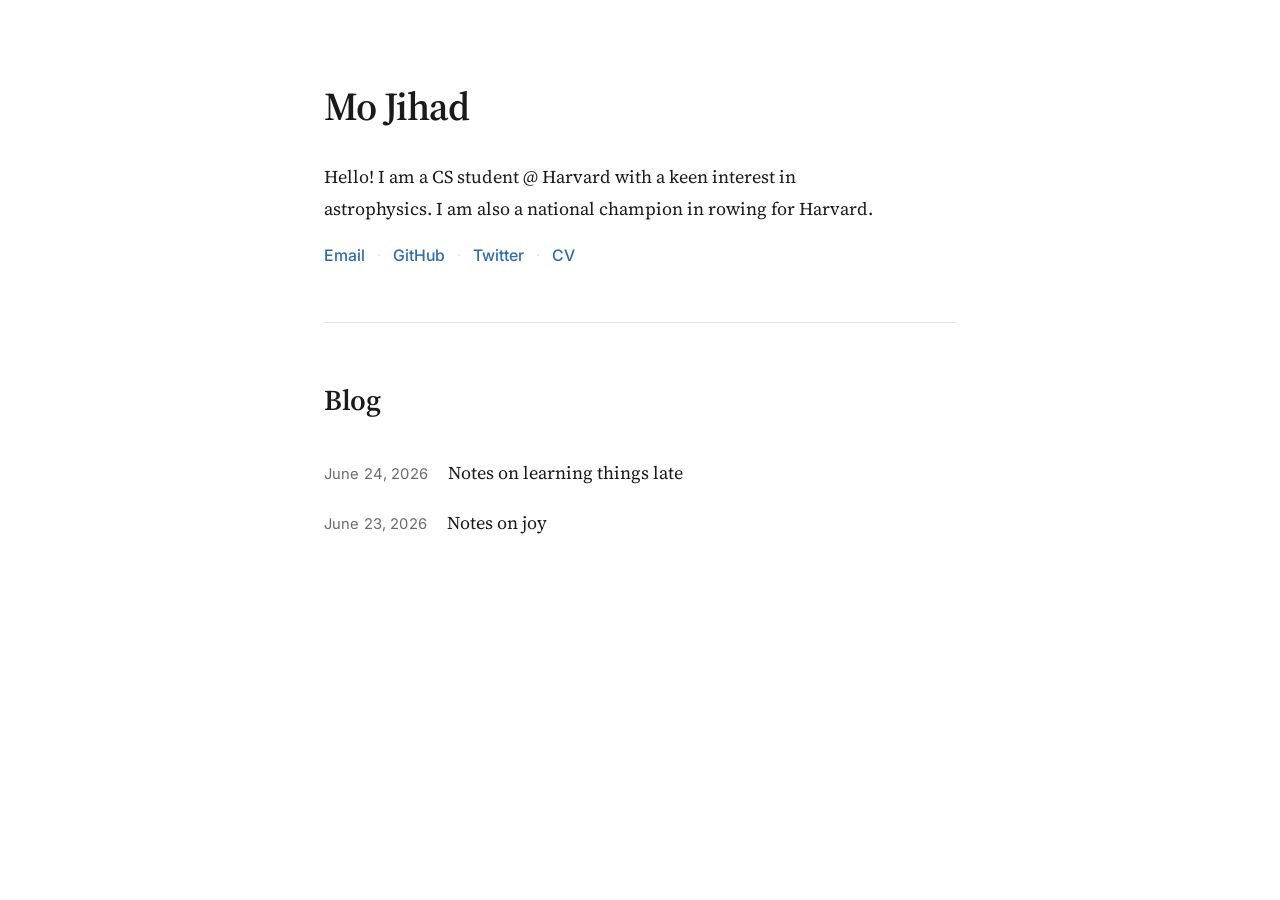
<file: index.html>
<!DOCTYPE html>
<html lang="en">
<head>
  <meta charset="UTF-8" />
  <meta name="viewport" content="width=device-width, initial-scale=1.0" />
  <title>Mo Jihad</title>
  <link rel="stylesheet" href="assets/style.css" />
</head>
<body>

  <main class="container">

    <!-- BIO SECTION -->
    <section class="bio">
      <h1 class="name">Mo Jihad</h1>
      <p class="bio-text">
        Hello! I am a CS student @ Harvard with a keen interest in astrophysics.
        I am also a national champion in rowing for Harvard.
      </p>
      <div class="links">
        <a href="mailto:you@example.com">Email</a>
        <span class="sep">·</span>
        <a href="https://github.com/yourhandle" target="_blank">GitHub</a>
        <span class="sep">·</span>
        <a href="https://twitter.com/yourhandle" target="_blank">Twitter</a>
        <span class="sep">·</span>
        <a href="assets/cv.pdf" target="_blank">CV</a>
      </div>
    </section>

    <hr class="divider" />

    <!-- BLOG SECTION -->
    <section class="blog">
      <h2 class="section-title">Blog</h2>
      <ul class="post-list" id="post-list">
        <!-- Populated by blog-data.js -->
      </ul>
    </section>

  </main>

  <script src="assets/load-posts.js"></script>
  <script src="assets/blog.js"></script>
  <script>
    const list = document.getElementById('post-list');

    function renderPosts() {
      const sorted = sortPosts(POSTS);

      if (sorted.length === 0) {
        const li = document.createElement('li');
        li.className = 'post-empty';
        li.textContent = 'No posts yet.';
        list.appendChild(li);
      } else {
        sorted.forEach(post => {
          const li = document.createElement('li');
          li.className = 'post-item';
          li.innerHTML = `
            <span class="post-date">${formatDate(post.date)}</span>
            <a class="post-title" href="post.html?id=${encodeURIComponent(post.id)}">${post.title}</a>
          `;
          list.appendChild(li);
        });
      }
    }

    fetchBlogPosts()
      .then(renderPosts)
      .catch(err => {
        list.innerHTML = `<li class="post-empty">Could not load posts: ${err.message}</li>`;
      });
  </script>
</body>
</html>
</file>
<file: assets/style.css>
/* ================================================
   FONTS
   ================================================ */
@import url('https://fonts.googleapis.com/css2?family=Source+Serif+4:ital,opsz,wght@0,8..60,300;0,8..60,400;0,8..60,600;1,8..60,400&family=Inter:wght@400;500&display=swap');

/* ================================================
   TOKENS
   ================================================ */
:root {
  --bg:        #ffffff;
  --text:      #1a1a1a;
  --muted:     #6b6b6b;
  --accent:    #4b3fa0;       /* indigo-purple, like the reference */
  --accent2:   #2e6ab1;       /* secondary link blue */
  --border:    #e5e5e5;
  --max-w:     680px;
  --toc-w:     200px;
  --content-measure: 68ch;
  --font-serif: 'Source Serif 4', Georgia, serif;
  --font-sans:  'Inter', system-ui, sans-serif;
}

/* ================================================
   RESET
   ================================================ */
*, *::before, *::after { box-sizing: border-box; margin: 0; padding: 0; }
html { font-size: 18px; scroll-behavior: smooth; }
body {
  background: var(--bg);
  color: var(--text);
  font-family: var(--font-serif);
  line-height: 1.75;
  -webkit-font-smoothing: antialiased;
}

a { color: var(--accent); text-decoration: none; }
a:hover { text-decoration: underline; }

/* ================================================
   HOME PAGE — CONTAINER
   ================================================ */
.container {
  max-width: var(--max-w);
  margin: 0 auto;
  padding: 72px 24px 120px;
}

/* ================================================
   BIO
   ================================================ */
.name {
  font-family: var(--font-serif);
  font-weight: 600;
  font-size: 2.2rem;
  letter-spacing: -0.02em;
  margin-bottom: 20px;
  color: var(--text);
}

.bio-text {
  font-size: 1rem;
  color: var(--text);
  max-width: 62ch;
  margin-bottom: 18px;
}

.bio-text a {
  color: var(--accent);
  font-weight: 500;
}

.highlight {
  font-weight: 600;
  color: var(--accent) !important;
}

.links {
  font-family: var(--font-sans);
  font-size: 0.88rem;
  color: var(--muted);
  margin-top: 4px;
}

.links a {
  color: var(--accent2);
  font-weight: 500;
}

.links a:hover { text-decoration: underline; }

.sep {
  margin: 0 8px;
  color: var(--border);
}

/* ================================================
   DIVIDER
   ================================================ */
.divider {
  border: none;
  border-top: 1px solid var(--border);
  margin: 52px 0;
}

/* ================================================
   BLOG LIST
   ================================================ */
.section-title {
  font-family: var(--font-serif);
  font-weight: 600;
  font-size: 1.6rem;
  margin-bottom: 32px;
  letter-spacing: -0.01em;
}

.post-list {
  list-style: none;
  display: flex;
  flex-direction: column;
  gap: 18px;
}

.post-item {
  display: flex;
  align-items: baseline;
  gap: 20px;
}

.post-date {
  font-family: var(--font-sans);
  font-size: 0.82rem;
  color: var(--muted);
  white-space: nowrap;
  flex-shrink: 0;
  letter-spacing: 0.01em;
}

.post-title {
  font-family: var(--font-serif);
  font-size: 1rem;
  color: var(--text);
  font-weight: 400;
}

.post-title:hover {
  color: var(--accent);
  text-decoration: none;
}

.post-empty {
  font-family: var(--font-sans);
  font-size: 0.9rem;
  color: var(--muted);
}

/* ================================================
   POST PAGE LAYOUT
   ================================================ */
.post-layout {
  display: flex;
  min-height: 100vh;
  max-width: 1060px;
  margin: 0 auto;
  padding: 0 24px;
}

.post-layout.no-toc {
  max-width: var(--max-w);
}

/* ================================================
   TOC SIDEBAR
   ================================================ */
.toc-sidebar {
  width: var(--toc-w);
  flex-shrink: 0;
  padding-top: 120px;
  padding-right: 40px;
  position: sticky;
  top: 0;
  height: 100vh;
  overflow-y: auto;
  align-self: flex-start;
}

.toc-label {
  font-family: var(--font-sans);
  font-size: 0.7rem;
  font-weight: 500;
  letter-spacing: 0.1em;
  color: var(--muted);
  margin-bottom: 12px;
  text-transform: uppercase;
}

.toc-link {
  display: block;
  font-family: var(--font-sans);
  font-size: 0.8rem;
  color: var(--muted);
  padding: 3px 0;
  line-height: 1.4;
  transition: color 0.15s;
}

.toc-link:hover,
.toc-link.active {
  color: var(--accent);
  text-decoration: none;
}

.toc-link.active {
  font-weight: 500;
}

.toc-sub {
  padding-left: 12px;
}

/* ================================================
   POST BODY
   ================================================ */
.post-body {
  flex: 1;
  max-width: var(--max-w);
  padding: 72px 0 120px;
}

.back-link {
  display: inline-block;
  font-family: var(--font-sans);
  font-size: 0.85rem;
  color: var(--muted);
  margin-bottom: 36px;
  transition: color 0.15s;
}

.back-link:hover {
  color: var(--accent);
  text-decoration: none;
}

.post-header {
  margin-bottom: 48px;
}

.post-meta {
  font-family: var(--font-sans);
  font-size: 0.82rem;
  color: var(--muted);
  margin-bottom: 10px;
  letter-spacing: 0.01em;
}

.post-header .post-title {
  font-family: var(--font-serif);
  font-weight: 600;
  font-size: 2rem;
  letter-spacing: -0.02em;
  line-height: 1.25;
  color: var(--text);
}

.post-not-found {
  font-family: var(--font-sans);
  font-size: 0.95rem;
  color: var(--muted);
  margin-top: 12px;
}

/* ================================================
   POST CONTENT (rendered markdown)
   ================================================ */
.post-content h2 {
  font-family: var(--font-serif);
  font-weight: 600;
  font-size: 1.35rem;
  margin: 48px 0 16px;
  letter-spacing: -0.01em;
  color: var(--text);
  scroll-margin-top: 24px;
}

.post-content h3 {
  font-family: var(--font-serif);
  font-weight: 600;
  font-size: 1.1rem;
  margin: 32px 0 12px;
  color: var(--text);
  scroll-margin-top: 24px;
}

.post-content p {
  margin-bottom: 20px;
  font-size: 1rem;
  max-width: var(--content-measure);
}

.post-content ul,
.post-content ol {
  padding-left: 22px;
  margin-bottom: 20px;
}

.post-content li {
  margin-bottom: 6px;
}

.post-content a {
  color: var(--accent);
  text-decoration: underline;
  text-underline-offset: 2px;
}

.post-content strong {
  font-weight: 600;
}

.post-content em {
  font-style: italic;
}

.post-content code {
  font-family: 'JetBrains Mono', 'Fira Code', monospace;
  font-size: 0.84em;
  background: #f4f4f6;
  padding: 2px 5px;
  border-radius: 3px;
  color: #333;
}

.post-content pre {
  background: #f4f4f6;
  border-radius: 6px;
  padding: 20px;
  overflow-x: auto;
  margin-bottom: 24px;
}

.post-content pre code {
  background: none;
  padding: 0;
  font-size: 0.82rem;
}

.post-content blockquote {
  border-left: 3px solid var(--accent);
  padding-left: 20px;
  color: var(--muted);
  margin: 24px 0;
  font-style: italic;
}

.post-content hr {
  border: none;
  border-top: 1px solid var(--border);
  margin: 40px 0;
}

.post-content img {
  display: block;
  width: auto;
  max-width: 100%;
  height: auto;
  margin: 28px 0;
  border-radius: 6px;
}

/* ================================================
   RESPONSIVE
   ================================================ */
@media (max-width: 720px) {
  .toc-sidebar { display: none; }
  .post-body { padding: 40px 0 80px; }
  .post-layout { padding: 0 20px; }
  .name { font-size: 1.75rem; }
  .post-header .post-title { font-size: 1.5rem; }
  .post-item {
    flex-direction: column;
    gap: 4px;
  }
}
</file>
